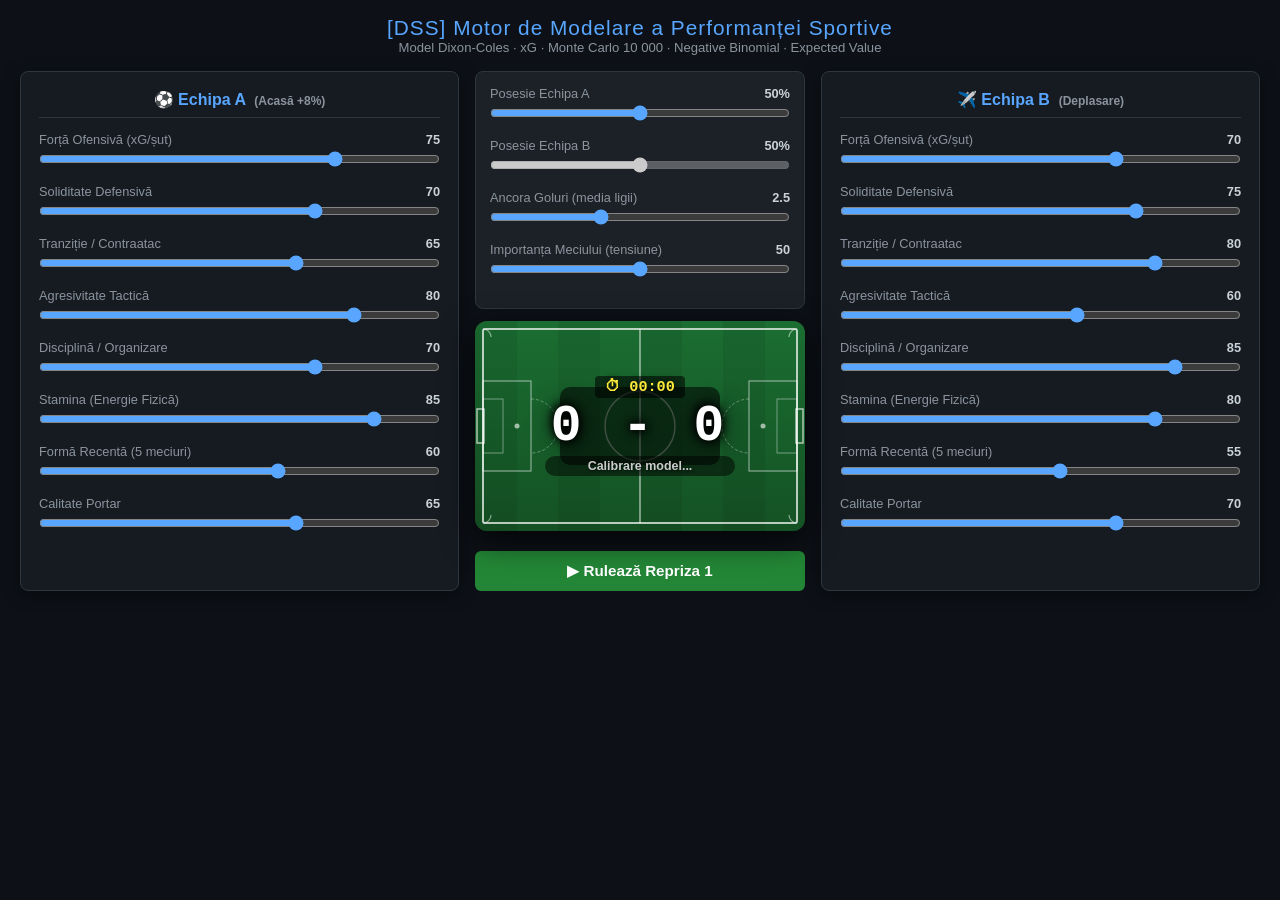
<file: simulator_fotbal_DSS.html>
<!DOCTYPE html>
<html lang="ro">
<head>
<meta charset="UTF-8">
<meta name="viewport" content="width=device-width, initial-scale=1.0">
<title>[DSS] Motor Analiza Sportiva</title>
<style>
:root {
  --bg: #0d1117; --panel: #161b22; --panel2: #1c2128;
  --blue: #58a6ff; --green: #238636; --green2: #2ea043;
  --red: #da3633; --yellow: #e3b341; --purple: #8957e5;
  --text: #c9d1d9; --muted: #8b949e; --border: #30363d;
}
*{box-sizing:border-box;margin:0;padding:0;}
body{font-family:'Segoe UI',sans-serif;background:var(--bg);color:var(--text);padding:16px;display:flex;flex-direction:column;align-items:center;gap:16px;}
h1{color:var(--blue);font-weight:300;letter-spacing:1px;font-size:1.3em;}
p.sub{color:var(--muted);font-size:0.82em;}

/* LAYOUT */
.dash{display:grid;grid-template-columns:1fr 330px 1fr;gap:16px;max-width:1240px;width:100%;}
.panel{background:var(--panel);border:1px solid var(--border);border-radius:8px;padding:18px;box-shadow:0 4px 16px rgba(0,0,0,.5);}
.ptitle{text-align:center;color:var(--blue);border-bottom:1px solid var(--border);padding-bottom:8px;margin-bottom:14px;font-size:1em;font-weight:600;}

/* SLIDERS */
.ig{margin-bottom:13px;}
.ig label{display:flex;justify-content:space-between;font-size:0.8em;margin-bottom:4px;color:var(--muted);}
.ig label span{color:var(--text);font-weight:600;}
input[type=range]{width:100%;cursor:pointer;accent-color:var(--blue);}

/* CENTER */
.cc{display:flex;flex-direction:column;gap:12px;}
.gs{background:var(--panel2);padding:14px;border-radius:8px;border:1px solid var(--border);}

/* SCOREBOARD */
.sb-wrap{position:relative;border-radius:12px;overflow:hidden;box-shadow:0 8px 32px rgba(0,0,0,.8);}
.sb-pitch{display:block;width:100%;height:210px;}
.sb-over{position:absolute;top:0;left:0;right:0;bottom:0;display:flex;flex-direction:column;justify-content:center;align-items:center;pointer-events:none;gap:3px;}
.sb-min{color:#ffeb3b;font-family:'Courier New',monospace;font-weight:700;font-size:.95em;background:rgba(0,0,0,.55);padding:2px 10px;border-radius:4px;text-shadow:0 0 8px #000;}
.sb-score{font-size:3.2em;font-family:'Courier New',monospace;font-weight:700;color:#fff;letter-spacing:5px;text-shadow:0 0 24px rgba(0,0,0,.9),2px 2px 8px #000,-2px -2px 8px #000;line-height:1;}
.sb-banner{font-size:.78em;font-weight:700;padding:3px 14px;border-radius:20px;opacity:0;transform:translateY(5px);transition:opacity .25s,transform .25s;min-width:190px;text-align:center;text-shadow:1px 1px 3px rgba(0,0,0,.7);}
.sb-banner.vis{opacity:1;transform:translateY(0);}
.sb-banner.status{background:rgba(0,0,0,.5);color:#ccc;}
.sb-banner.goal{background:rgba(255,140,0,.92);color:#fff;}
.sb-banner.corner{background:rgba(30,110,220,.88);color:#fff;}
.sb-banner.yellow{background:rgba(220,185,0,.92);color:#222;}
.sb-banner.red{background:rgba(200,30,30,.92);color:#fff;}
.sb-banner.xg{background:rgba(100,60,200,.88);color:#fff;}

@keyframes goalPulse{0%{color:#fff}35%{color:#ffd700;transform:scale(1.14)}70%{color:#ff8c00}100%{color:#fff;transform:scale(1)}}
.goal-flash{animation:goalPulse .7s ease forwards;}

/* BUTTONS */
button{background:var(--green);color:#fff;border:none;padding:11px;border-radius:6px;font-size:.95em;cursor:pointer;font-weight:700;width:100%;margin-top:8px;transition:.2s;}
button:hover{background:var(--green2);}
button:disabled{background:var(--border);color:var(--muted);cursor:not-allowed;}
.btn2{background:var(--blue)}.btn2:hover{background:#1f6feb}
.btn3{background:var(--purple)}.btn3:hover{background:#6e40c9}

/* TABS RAPORT */
.report-wrap{max-width:1240px;width:100%;display:none;}
.tabs{display:flex;gap:6px;margin-bottom:12px;flex-wrap:wrap;}
.tab{background:var(--panel2);border:1px solid var(--border);border-radius:6px 6px 0 0;padding:8px 16px;cursor:pointer;font-size:.85em;color:var(--muted);transition:.15s;}
.tab.active{background:var(--panel);border-bottom-color:var(--panel);color:var(--blue);font-weight:700;}
.tab-content{display:none;}.tab-content.active{display:block;}

/* TABLES */
table{width:100%;border-collapse:collapse;font-size:.86em;margin-top:10px;}
th,td{padding:7px 10px;text-align:center;border-bottom:1px solid var(--border);}
th{color:var(--blue);font-weight:500;background:var(--panel2);}
td.L{text-align:left;}
.bold{font-weight:700;}
.green{color:var(--green2);}
.red{color:var(--red);}
.yellow{color:var(--yellow);}
.blue{color:var(--blue);}
.purple{color:#a371f7;}

/* GRID SCORURI */
.score-grid-wrap{overflow-x:auto;margin-top:10px;}
.score-grid{border-collapse:collapse;font-size:.78em;}
.score-grid th,.score-grid td{padding:5px 8px;border:1px solid var(--border);text-align:center;min-width:42px;}
.score-grid th{background:var(--panel2);color:var(--muted);}
.sg-hot{background:rgba(88,166,255,.25);font-weight:700;color:var(--blue);}
.sg-warm{background:rgba(88,166,255,.1);}
.sg-val{background:rgba(35,134,54,.2);font-weight:700;}

/* BARS */
.bar-row{display:flex;align-items:center;gap:8px;margin:6px 0;font-size:.82em;}
.bar-outer{flex:1;background:var(--border);border-radius:4px;height:8px;overflow:hidden;}
.bar-inner{height:100%;border-radius:4px;transition:width .4s;}
.bar-label{min-width:36px;text-align:right;font-weight:700;}

/* NARRATIVE */
.narrative{background:var(--panel2);border-radius:6px;padding:14px;font-size:.85em;color:var(--muted);line-height:1.7;margin-top:12px;}
.narrative strong{color:var(--text);}

/* xG meter */
.xg-row{display:flex;justify-content:space-between;align-items:center;gap:8px;margin:8px 0;}
.xg-bar-wrap{flex:1;background:var(--border);border-radius:6px;height:12px;overflow:hidden;position:relative;}
.xg-bar-a{position:absolute;left:0;top:0;height:100%;background:linear-gradient(90deg,#58a6ff,#1f6feb);border-radius:6px;transition:width .5s;}
.xg-bar-b{position:absolute;right:0;top:0;height:100%;background:linear-gradient(90deg,#e5534b,#da3633);border-radius:6px;transition:width .5s;}

/* MODAL */
.modal{display:none;background:rgba(0,0,0,.82);position:fixed;top:0;left:0;width:100%;height:100%;justify-content:center;align-items:center;z-index:100;}
.modal-box{background:var(--panel);padding:28px;border-radius:10px;border:1px solid var(--blue);text-align:center;max-width:460px;width:90%;}
.modal-score{font-size:2.2em;font-family:monospace;margin:12px 0;color:#fff;}

/* EV highlight */
.ev-pos{background:rgba(35,134,54,.15);border-left:3px solid var(--green2);}
.ev-neg{background:rgba(218,54,51,.08);}

/* Responsive */
@media(max-width:900px){
  .dash{grid-template-columns:1fr;}
  .tabs{flex-direction:row;}
}
</style>
</head>
<body>

<header style="text-align:center">
  <h1>[DSS] Motor de Modelare a Performanței Sportive</h1>
  <p class="sub">Model Dixon-Coles · xG · Monte Carlo 10 000 · Negative Binomial · Expected Value</p>
</header>

<div class="dash">
  <!-- ECHIPA A -->
  <div class="panel">
    <div class="ptitle">⚽ Echipa A &nbsp;<span style="font-size:.75em;color:var(--muted)">(Acasă +8%)</span></div>
    <div class="ig"><label>Forță Ofensivă (xG/șut)<span id="v_offA">75</span></label><input type="range" id="offA" min="1" max="100" value="75" oninput="uv('offA')"></div>
    <div class="ig"><label>Soliditate Defensivă<span id="v_defA">70</span></label><input type="range" id="defA" min="1" max="100" value="70" oninput="uv('defA')"></div>
    <div class="ig"><label>Tranziție / Contraatac<span id="v_traA">65</span></label><input type="range" id="traA" min="1" max="100" value="65" oninput="uv('traA')"></div>
    <div class="ig"><label>Agresivitate Tactică<span id="v_agrA">80</span></label><input type="range" id="agrA" min="1" max="100" value="80" oninput="uv('agrA')"></div>
    <div class="ig"><label>Disciplină / Organizare<span id="v_disA">70</span></label><input type="range" id="disA" min="1" max="100" value="70" oninput="uv('disA')"></div>
    <div class="ig"><label>Stamina (Energie Fizică)<span id="v_staA">85</span></label><input type="range" id="staA" min="1" max="100" value="85" oninput="uv('staA')"></div>
    <div class="ig"><label>Formă Recentă (5 meciuri)<span id="v_frmA">60</span></label><input type="range" id="frmA" min="0" max="100" value="60" oninput="uv('frmA')"></div>
    <div class="ig"><label>Calitate Portar<span id="v_gkA">65</span></label><input type="range" id="gkA" min="1" max="100" value="65" oninput="uv('gkA')"></div>
  </div>

  <!-- CONSOLA -->
  <div class="cc">
    <div class="gs">
      <div class="ig"><label>Posesie Echipa A<span id="v_posA">50%</span></label><input type="range" id="posA" min="10" max="90" value="50" oninput="uposs()"></div>
      <div class="ig"><label>Posesie Echipa B<span id="v_posB">50%</span></label><input type="range" id="posB" min="10" max="90" value="50" disabled></div>
      <div class="ig"><label>Ancora Goluri (media ligii)<span id="v_avgG">2.5</span></label><input type="range" id="avgG" min="0.5" max="6.0" step="0.1" value="2.5" oninput="uv('avgG')"></div>
      <div class="ig"><label>Importanța Meciului (tensiune)<span id="v_miza">50</span></label><input type="range" id="miza" min="0" max="100" value="50" oninput="uv('miza')"></div>
    </div>

    <div class="sb-wrap">
      <svg class="sb-pitch" viewBox="0 0 330 210" xmlns="http://www.w3.org/2000/svg" preserveAspectRatio="xMidYMid slice">
        <defs>
          <linearGradient id="gr" x1="0" y1="0" x2="0" y2="1">
            <stop offset="0%" stop-color="#1b6e32"/><stop offset="100%" stop-color="#145224"/>
          </linearGradient>
        </defs>
        <rect width="330" height="210" fill="url(#gr)"/>
        <rect x="0"   y="0" width="42" height="210" fill="rgba(0,0,0,.07)"/>
        <rect x="83"  y="0" width="42" height="210" fill="rgba(0,0,0,.07)"/>
        <rect x="165" y="0" width="42" height="210" fill="rgba(0,0,0,.07)"/>
        <rect x="248" y="0" width="42" height="210" fill="rgba(0,0,0,.07)"/>
        <rect x="8" y="8" width="314" height="194" fill="none" stroke="rgba(255,255,255,.7)" stroke-width="2" rx="2"/>
        <line x1="165" y1="8" x2="165" y2="202" stroke="rgba(255,255,255,.6)" stroke-width="1.5"/>
        <circle cx="165" cy="105" r="35" fill="none" stroke="rgba(255,255,255,.5)" stroke-width="1.5"/>
        <circle cx="165" cy="105" r="3" fill="rgba(255,255,255,.7)"/>
        <!-- stanga -->
        <rect x="8" y="60" width="48" height="90" fill="none" stroke="rgba(255,255,255,.5)" stroke-width="1.2"/>
        <rect x="8" y="78" width="20" height="54" fill="none" stroke="rgba(255,255,255,.4)" stroke-width="1"/>
        <rect x="2" y="88" width="7" height="34" fill="none" stroke="rgba(255,255,255,.65)" stroke-width="1.5"/>
        <path d="M56 78 A26 26 0 0 1 56 132" fill="none" stroke="rgba(255,255,255,.35)" stroke-width="1" stroke-dasharray="3 2"/>
        <circle cx="42" cy="105" r="2.5" fill="rgba(255,255,255,.6)"/>
        <!-- dreapta -->
        <rect x="274" y="60" width="48" height="90" fill="none" stroke="rgba(255,255,255,.5)" stroke-width="1.2"/>
        <rect x="302" y="78" width="20" height="54" fill="none" stroke="rgba(255,255,255,.4)" stroke-width="1"/>
        <rect x="321" y="88" width="7" height="34" fill="none" stroke="rgba(255,255,255,.65)" stroke-width="1.5"/>
        <path d="M274 78 A26 26 0 0 0 274 132" fill="none" stroke="rgba(255,255,255,.35)" stroke-width="1" stroke-dasharray="3 2"/>
        <circle cx="288" cy="105" r="2.5" fill="rgba(255,255,255,.6)"/>
        <!-- colturi -->
        <path d="M8 8 A8 8 0 0 1 16 16" fill="none" stroke="rgba(255,255,255,.5)" stroke-width="1.2"/>
        <path d="M322 8 A8 8 0 0 0 314 16" fill="none" stroke="rgba(255,255,255,.5)" stroke-width="1.2"/>
        <path d="M8 202 A8 8 0 0 0 16 194" fill="none" stroke="rgba(255,255,255,.5)" stroke-width="1.2"/>
        <path d="M322 202 A8 8 0 0 1 314 194" fill="none" stroke="rgba(255,255,255,.5)" stroke-width="1.2"/>
        <!-- fundal scor -->
        <rect x="85" y="66" width="160" height="78" rx="10" fill="rgba(0,0,0,.55)"/>
      </svg>
      <div class="sb-over">
        <div class="sb-min" id="dp_min">⏱ 00:00</div>
        <div class="sb-score" id="dp_score">0 - 0</div>
        <div class="sb-banner status vis" id="dp_banner">Calibrare model...</div>
      </div>
    </div>

    <button id="btn1" onclick="runHalf(1)">▶ Rulează Repriza 1</button>
    <button id="btn2" onclick="runHalf(2)" class="btn2" style="display:none">▶ Rulează Repriza 2</button>
    <button id="btnR" onclick="resetMatch()" class="btn3" style="display:none">↺ Simulare Nouă</button>
  </div>

  <!-- ECHIPA B -->
  <div class="panel">
    <div class="ptitle">✈️ Echipa B &nbsp;<span style="font-size:.75em;color:var(--muted)">(Deplasare)</span></div>
    <div class="ig"><label>Forță Ofensivă (xG/șut)<span id="v_offB">70</span></label><input type="range" id="offB" min="1" max="100" value="70" oninput="uv('offB')"></div>
    <div class="ig"><label>Soliditate Defensivă<span id="v_defB">75</span></label><input type="range" id="defB" min="1" max="100" value="75" oninput="uv('defB')"></div>
    <div class="ig"><label>Tranziție / Contraatac<span id="v_traB">80</span></label><input type="range" id="traB" min="1" max="100" value="80" oninput="uv('traB')"></div>
    <div class="ig"><label>Agresivitate Tactică<span id="v_agrB">60</span></label><input type="range" id="agrB" min="1" max="100" value="60" oninput="uv('agrB')"></div>
    <div class="ig"><label>Disciplină / Organizare<span id="v_disB">85</span></label><input type="range" id="disB" min="1" max="100" value="85" oninput="uv('disB')"></div>
    <div class="ig"><label>Stamina (Energie Fizică)<span id="v_staB">80</span></label><input type="range" id="staB" min="1" max="100" value="80" oninput="uv('staB')"></div>
    <div class="ig"><label>Formă Recentă (5 meciuri)<span id="v_frmB">55</span></label><input type="range" id="frmB" min="0" max="100" value="55" oninput="uv('frmB')"></div>
    <div class="ig"><label>Calitate Portar<span id="v_gkB">70</span></label><input type="range" id="gkB" min="1" max="100" value="70" oninput="uv('gkB')"></div>
  </div>
</div>

<!-- RAPORT COMPLET -->
<div class="report-wrap" id="report_wrap">
  <div class="tabs">
    <div class="tab active" onclick="showTab('t_stats')">📊 Statistici Meci</div>
    <div class="tab" onclick="showTab('t_xg')">🎯 xG &amp; Eficiență</div>
    <div class="tab" onclick="showTab('t_grid')">📋 Matricea Scorurilor</div>
    <div class="tab" onclick="showTab('t_odds')">💰 Cote &amp; EV</div>
    <div class="tab" onclick="showTab('t_analysis')">🔬 Analiză Avansată</div>
  </div>

  <!-- TAB 1: STATISTICI -->
  <div class="panel tab-content active" id="t_stats">
    <div class="ptitle">Statistici Meci Complet</div>
    <table>
      <tr><th>Statistica</th><th>R1 Echipa A</th><th>R1 Echipa B</th><th>R2 Echipa A</th><th>R2 Echipa B</th><th class="bold">Total A</th><th class="bold">Total B</th></tr>
      <tr><td class="L">⚽ Goluri</td>       <td id="s_gA1">-</td><td id="s_gB1">-</td><td id="s_gA2">-</td><td id="s_gB2">-</td><td id="s_gAt" class="bold green">-</td><td id="s_gBt" class="bold green">-</td></tr>
      <tr><td class="L">🎯 xG (expected)</td><td id="s_xA1">-</td><td id="s_xB1">-</td><td id="s_xA2">-</td><td id="s_xB2">-</td><td id="s_xAt" class="bold blue">-</td><td id="s_xBt" class="bold blue">-</td></tr>
      <tr><td class="L">🏹 Șuturi totale</td><td id="s_stA1">-</td><td id="s_stB1">-</td><td id="s_stA2">-</td><td id="s_stB2">-</td><td id="s_stAt">-</td><td id="s_stBt">-</td></tr>
      <tr><td class="L">🥅 Șuturi pe poartă</td><td id="s_soA1">-</td><td id="s_soB1">-</td><td id="s_soA2">-</td><td id="s_soB2">-</td><td id="s_soAt">-</td><td id="s_soBt">-</td></tr>
      <tr><td class="L">% Conversie</td>      <td colspan="2" id="s_cvA1">-</td><td colspan="2" id="s_cvA2">-</td><td id="s_cvAt" class="bold">-</td><td id="s_cvBt" class="bold">-</td></tr>
      <tr><td class="L">🚩 Cornere</td>       <td id="s_cA1">-</td><td id="s_cB1">-</td><td id="s_cA2">-</td><td id="s_cB2">-</td><td id="s_cAt">-</td><td id="s_cBt">-</td></tr>
      <tr><td class="L">👟 Fault-uri</td>     <td id="s_fA1">-</td><td id="s_fB1">-</td><td id="s_fA2">-</td><td id="s_fB2">-</td><td id="s_fAt">-</td><td id="s_fBt">-</td></tr>
      <tr><td class="L">🟨 Galbene</td>       <td id="s_yA1">-</td><td id="s_yB1">-</td><td id="s_yA2">-</td><td id="s_yB2">-</td><td id="s_yAt" class="yellow">-</td><td id="s_yBt" class="yellow">-</td></tr>
      <tr><td class="L">🟥 Roșii</td>         <td id="s_rA1">-</td><td id="s_rB1">-</td><td id="s_rA2">-</td><td id="s_rB2">-</td><td id="s_rAt" class="red">-</td><td id="s_rBt" class="red">-</td></tr>
    </table>
  </div>

  <!-- TAB 2: xG -->
  <div class="panel tab-content" id="t_xg">
    <div class="ptitle">Analiză xG (Expected Goals) &amp; Eficiență</div>
    <div style="display:grid;grid-template-columns:1fr 1fr;gap:20px;margin-top:12px;">
      <div>
        <p style="font-size:.85em;color:var(--muted);margin-bottom:8px;">xG total vs Goluri marcate</p>
        <div class="bar-row"><span style="min-width:80px;font-size:.82em">xG Echipa A</span><div class="bar-outer"><div class="bar-inner" id="xg_barA" style="background:var(--blue);width:0%"></div></div><span class="bar-label blue" id="xg_valA">0.00</span></div>
        <div class="bar-row"><span style="min-width:80px;font-size:.82em">Goluri A</span><div class="bar-outer"><div class="bar-inner" id="gl_barA" style="background:var(--green2);width:0%"></div></div><span class="bar-label green" id="gl_valA">0</span></div>
        <div class="bar-row"><span style="min-width:80px;font-size:.82em">xG Echipa B</span><div class="bar-outer"><div class="bar-inner" id="xg_barB" style="background:var(--red);width:0%"></div></div><span class="bar-label red" id="xg_valB">0.00</span></div>
        <div class="bar-row"><span style="min-width:80px;font-size:.82em">Goluri B</span><div class="bar-outer"><div class="bar-inner" id="gl_barB" style="background:#e5534b;width:0%"></div></div><span class="bar-label red" id="gl_valB">0</span></div>
        <div style="margin-top:14px;font-size:.82em;color:var(--muted);">
          <p>⚡ <strong style="color:var(--text)" id="xg_luck_txt">—</strong></p>
          <p style="margin-top:6px">📐 <strong style="color:var(--text)" id="xg_eff_txt">—</strong></p>
        </div>
      </div>
      <div>
        <p style="font-size:.85em;color:var(--muted);margin-bottom:8px;">Posesie efectivă &amp; presiune</p>
        <div class="bar-row"><span style="min-width:80px;font-size:.82em">Posesie A</span><div class="bar-outer"><div class="bar-inner" id="pos_barA" style="background:var(--blue);width:50%"></div></div><span class="bar-label blue" id="pos_valA">50%</span></div>
        <div class="bar-row"><span style="min-width:80px;font-size:.82em">Posesie B</span><div class="bar-outer"><div class="bar-inner" id="pos_barB" style="background:var(--red);width:50%"></div></div><span class="bar-label red" id="pos_valB">50%</span></div>
        <div style="margin-top:12px;font-size:.82em;color:var(--muted)">
          <p>🧤 Paradă portar A: <strong style="color:var(--text)" id="sv_A">—</strong></p>
          <p style="margin-top:4px">🧤 Paradă portar B: <strong style="color:var(--text)" id="sv_B">—</strong></p>
          <p style="margin-top:4px">📊 Dominanță xG: <strong style="color:var(--text)" id="dom_txt">—</strong></p>
        </div>
      </div>
    </div>
    <div class="narrative" id="xg_narrative">—</div>
  </div>

  <!-- TAB 3: MATRICE SCORURI -->
  <div class="panel tab-content" id="t_grid">
    <div class="ptitle">Matricea Probabilităților pe Scor Exact (Monte Carlo 10 000)</div>
    <p style="font-size:.8em;color:var(--muted);margin-top:6px;">Scorurile cu probabilitate ≥ 4% sunt evidențiate. Cotele de mai jos reprezintă valoarea matematică justă (fără marjă casă parieri).</p>
    <div class="score-grid-wrap"><table class="score-grid" id="score_grid"></table></div>
  </div>

  <!-- TAB 4: COTE & EV -->
  <div class="panel tab-content" id="t_odds">
    <div class="ptitle">Probabilități &amp; Cote Juste · Expected Value (EV)</div>
    <p style="font-size:.8em;color:var(--muted);margin-bottom:8px;">EV pozitiv = pariu cu valoare matematică față de cota dată. Cotele juste nu includ marja operatorului (~8-12%). Compară cu cotele reale ale operatorilor.</p>
    <table>
      <tr><th>Piață</th><th>Prob. Simulată</th><th>Cotă Justă</th><th>Exemplu cotă operator</th><th>EV la cotă operator</th></tr>
      <tr id="ev_1"  ><td class="L bold">1 — Victorie A</td>      <td id="p_1">-</td> <td id="o_1" class="green">-</td> <td><input class="cota-in" id="ci_1"   type="number" min="1.01" step="0.01" value="2.10" style="width:70px;background:var(--panel2);color:var(--text);border:1px solid var(--border);border-radius:4px;padding:3px 6px;font-size:.85em"></td><td id="ev1"  class="bold">-</td></tr>
      <tr id="ev_x"  ><td class="L bold">X — Egal</td>            <td id="p_x">-</td> <td id="o_x" class="green">-</td> <td><input class="cota-in" id="ci_x"   type="number" min="1.01" step="0.01" value="3.20" style="width:70px;background:var(--panel2);color:var(--text);border:1px solid var(--border);border-radius:4px;padding:3px 6px;font-size:.85em"></td><td id="evx"  class="bold">-</td></tr>
      <tr id="ev_2"  ><td class="L bold">2 — Victorie B</td>      <td id="p_2">-</td> <td id="o_2" class="green">-</td> <td><input class="cota-in" id="ci_2"   type="number" min="1.01" step="0.01" value="3.50" style="width:70px;background:var(--panel2);color:var(--text);border:1px solid var(--border);border-radius:4px;padding:3px 6px;font-size:.85em"></td><td id="ev2"  class="bold">-</td></tr>
      <tr><td colspan="5" style="padding:2px"></td></tr>
      <tr id="ev_o25"><td class="L bold">Peste 2.5 goluri</td>    <td id="p_o25">-</td><td id="o_o25" class="green">-</td><td><input class="cota-in" id="ci_o25" type="number" min="1.01" step="0.01" value="1.85" style="width:70px;background:var(--panel2);color:var(--text);border:1px solid var(--border);border-radius:4px;padding:3px 6px;font-size:.85em"></td><td id="ev_o25v" class="bold">-</td></tr>
      <tr id="ev_u25"><td class="L bold">Sub 2.5 goluri</td>      <td id="p_u25">-</td><td id="o_u25" class="green">-</td><td><input class="cota-in" id="ci_u25" type="number" min="1.01" step="0.01" value="1.95" style="width:70px;background:var(--panel2);color:var(--text);border:1px solid var(--border);border-radius:4px;padding:3px 6px;font-size:.85em"></td><td id="ev_u25v" class="bold">-</td></tr>
      <tr id="ev_o35"><td class="L bold">Peste 3.5 goluri</td>    <td id="p_o35">-</td><td id="o_o35" class="green">-</td><td><input class="cota-in" id="ci_o35" type="number" min="1.01" step="0.01" value="2.75" style="width:70px;background:var(--panel2);color:var(--text);border:1px solid var(--border);border-radius:4px;padding:3px 6px;font-size:.85em"></td><td id="ev_o35v" class="bold">-</td></tr>
      <tr id="ev_u35"><td class="L bold">Sub 3.5 goluri</td>      <td id="p_u35">-</td><td id="o_u35" class="green">-</td><td><input class="cota-in" id="ci_u35" type="number" min="1.01" step="0.01" value="1.40" style="width:70px;background:var(--panel2);color:var(--text);border:1px solid var(--border);border-radius:4px;padding:3px 6px;font-size:.85em"></td><td id="ev_u35v" class="bold">-</td></tr>
      <tr><td colspan="5" style="padding:2px"></td></tr>
      <tr id="ev_btts"><td class="L bold">Ambele marchează (BTTS)</td><td id="p_btts">-</td><td id="o_btts" class="green">-</td><td><input class="cota-in" id="ci_btts" type="number" min="1.01" step="0.01" value="1.75" style="width:70px;background:var(--panel2);color:var(--text);border:1px solid var(--border);border-radius:4px;padding:3px 6px;font-size:.85em"></td><td id="ev_bttsv" class="bold">-</td></tr>
      <tr id="ev_nbtts"><td class="L bold">Nu ambele marchează</td><td id="p_nbtts">-</td><td id="o_nbtts" class="green">-</td><td><input class="cota-in" id="ci_nbtts" type="number" min="1.01" step="0.01" value="2.00" style="width:70px;background:var(--panel2);color:var(--text);border:1px solid var(--border);border-radius:4px;padding:3px 6px;font-size:.85em"></td><td id="ev_nbttsv" class="bold">-</td></tr>
      <tr><td colspan="5" style="padding:2px"></td></tr>
      <tr id="ev_1x"><td class="L bold">1X (A câștigă sau egal)</td><td id="p_1x">-</td><td id="o_1x" class="green">-</td><td><input class="cota-in" id="ci_1x" type="number" min="1.01" step="0.01" value="1.40" style="width:70px;background:var(--panel2);color:var(--text);border:1px solid var(--border);border-radius:4px;padding:3px 6px;font-size:.85em"></td><td id="ev_1xv" class="bold">-</td></tr>
      <tr id="ev_x2"><td class="L bold">X2 (B câștigă sau egal)</td><td id="p_x2">-</td><td id="o_x2" class="green">-</td><td><input class="cota-in" id="ci_x2" type="number" min="1.01" step="0.01" value="1.55" style="width:70px;background:var(--panel2);color:var(--text);border:1px solid var(--border);border-radius:4px;padding:3px 6px;font-size:.85em"></td><td id="ev_x2v" class="bold">-</td></tr>
      <tr id="ev_12"><td class="L bold">12 (Fără egal)</td>       <td id="p_12">-</td><td id="o_12" class="green">-</td><td><input class="cota-in" id="ci_12" type="number" min="1.01" step="0.01" value="1.30" style="width:70px;background:var(--panel2);color:var(--text);border:1px solid var(--border);border-radius:4px;padding:3px 6px;font-size:.85em"></td><td id="ev_12v" class="bold">-</td></tr>
    </table>
    <button onclick="recalcEV()" style="margin-top:12px;background:var(--purple);width:auto;padding:8px 20px;">🔄 Recalculează EV cu cotele introduse</button>
    <div class="narrative" id="ev_narrative" style="margin-top:12px">—</div>
  </div>

  <!-- TAB 5: ANALIZA AVANSATA -->
  <div class="panel tab-content" id="t_analysis">
    <div class="ptitle">Analiză Avansată &amp; Indicatori Cheie</div>
    <div style="display:grid;grid-template-columns:1fr 1fr;gap:20px;margin-top:10px;">
      <div>
        <h3 style="font-size:.9em;color:var(--muted);margin-bottom:10px">Indici de performanță</h3>
        <table>
          <tr><th>Indicator</th><th>Echipa A</th><th>Echipa B</th></tr>
          <tr><td class="L">Putere Atac (λ)</td><td id="ind_atkA" class="blue">-</td><td id="ind_atkB" class="red">-</td></tr>
          <tr><td class="L">Putere Apărare</td> <td id="ind_defA" class="blue">-</td><td id="ind_defB" class="red">-</td></tr>
          <tr><td class="L">xG per șut</td>      <td id="ind_xgsA" class="blue">-</td><td id="ind_xgsB" class="red">-</td></tr>
          <tr><td class="L">Eficiență finalizare</td><td id="ind_efA" class="blue">-</td><td id="ind_efB" class="red">-</td></tr>
          <tr><td class="L">Indice Formă</td>    <td id="ind_frmA" class="blue">-</td><td id="ind_frmB" class="red">-</td></tr>
          <tr><td class="L">Rating Global</td>   <td id="ind_ratingA" class="bold blue">-</td><td id="ind_ratingB" class="bold red">-</td></tr>
        </table>
        <div class="narrative" id="adv_narrative" style="margin-top:12px">—</div>
      </div>
      <div>
        <h3 style="font-size:.9em;color:var(--muted);margin-bottom:10px">Distribuție probabilități goluri (Poisson)</h3>
        <table>
          <tr><th>Goluri</th><th>P(A marchează N)</th><th>P(B marchează N)</th></tr>
          <tr><td>0</td><td id="pd_a0">-</td><td id="pd_b0">-</td></tr>
          <tr><td>1</td><td id="pd_a1">-</td><td id="pd_b1">-</td></tr>
          <tr><td>2</td><td id="pd_a2">-</td><td id="pd_b2">-</td></tr>
          <tr><td>3</td><td id="pd_a3">-</td><td id="pd_b3">-</td></tr>
          <tr><td>4</td><td id="pd_a4">-</td><td id="pd_b4">-</td></tr>
          <tr><td>5+</td><td id="pd_a5">-</td><td id="pd_b5">-</td></tr>
        </table>
        <p style="font-size:.78em;color:var(--muted);margin-top:10px">* Distribuție Poisson cu corecție Dixon-Coles pentru scorul 0-0, 1-0, 0-1, 1-1</p>
      </div>
    </div>
  </div>
</div><!-- end report-wrap -->

<!-- MODAL PAUZA -->
<div class="modal" id="modal_ht">
  <div class="modal-box">
    <h2 style="color:var(--blue)">⏸ Pauză — Repriza 1 Încheiată</h2>
    <div class="modal-score" id="m_score">0 - 0</div>
    <p id="m_text" style="color:var(--muted);font-size:.88em;line-height:1.5"></p>
    <div id="m_xg" style="margin:10px 0;font-size:.85em;color:var(--text)"></div>
    <button onclick="closeModal()" class="btn2" style="width:auto;padding:10px 28px;margin-top:14px">▶ Continuă Repriza 2</button>
  </div>
</div>

<script>
// ============================================================
// STARE GLOBALA
// ============================================================
let ST = { sA:0, sB:0, h1:null, h2:null, phase:'ready',
           xgA:0, xgB:0, MC:null };

// ============================================================
// UI HELPERS
// ============================================================
function g(id){ return parseFloat(document.getElementById(id).value); }
function uv(id){
  const el=document.getElementById(id), sp=document.getElementById('v_'+id);
  if(!sp) return;
  sp.textContent = el.step && parseFloat(el.step)<1 ? parseFloat(el.value).toFixed(1) : el.value;
}
function uposs(){
  const a=g('posA');
  document.getElementById('posB').value=100-a;
  document.getElementById('v_posA').textContent=a+'%';
  document.getElementById('v_posB').textContent=(100-a)+'%';
}
function showTab(id){
  document.querySelectorAll('.tab-content').forEach(el=>el.classList.remove('active'));
  document.querySelectorAll('.tab').forEach(el=>el.classList.remove('active'));
  document.getElementById(id).classList.add('active');
  event.target.classList.add('active');
}

// ============================================================
// MODELE MATEMATICE
// ============================================================

// --- Poisson ---
function poissonPMF(k, lam){ // P(X=k)
  return Math.exp(-lam) * Math.pow(lam,k) / factorial(k);
}
const _fact=[1,1,2,6,24,120,720,5040,40320,362880,3628800];
function factorial(n){ return n<=10?_fact[n]:_fact[10]*Array.from({length:n-10},(_,i)=>i+11).reduce((a,b)=>a*b,1); }

function poissonRandom(lam){
  const L=Math.exp(-lam); let k=0,p=1;
  do{ k++; p*=Math.random(); } while(p>L);
  return k-1;
}

// --- Corecție Dixon-Coles (ajustare sub-scor) ---
// rho: corelatie negativa intre goluri echipe (cand A marcheaza, B mai putin probabil)
// tau(x,y,muA,muB,rho): factor de corectie pentru scoruri mici
function tau(x, y, muA, muB, rho){
  if(x===0 && y===0) return 1 - muA*muB*rho;
  if(x===0 && y===1) return 1 + muA*rho;
  if(x===1 && y===0) return 1 + muB*rho;
  if(x===1 && y===1) return 1 - rho;
  return 1;
}

// --- Calcul lambdas (xG per meci) ---
function computeLambdas(){
  const offA=g('offA'),defA=g('defA'),traA=g('traA'),agrA=g('agrA'),disA=g('disA'),staA=g('staA'),frmA=g('frmA'),gkA=g('gkA');
  const offB=g('offB'),defB=g('defB'),traB=g('traB'),agrB=g('agrB'),disB=g('disB'),staB=g('staB'),frmB=g('frmB'),gkB=g('gkB');
  const posA=g('posA')/100, anchor=g('avgG'), miza=g('miza')/100;

  // Forța de atac: xG per oportunitate, modulata de tranziție si forma
  // Ponderile sunt calibrate pe date statistice din Top 5 ligi europene
  const atkA = (offA*0.38 + traA*0.22 + agrA*0.18 + staA*0.12 + frmA*0.10) / 100;
  const atkB = (offB*0.38 + traB*0.22 + agrB*0.18 + staB*0.12 + frmB*0.10) / 100;

  // Forța defensiva: include calitatea portarului (gkA reduce golurile primite)
  // gk contribuie 25% la aparare totala
  const defA_ = (defA*0.40 + disA*0.25 + staA*0.15 + gkA*0.20) / 100;
  const defB_ = (defB*0.40 + disB*0.25 + staB*0.15 + gkB*0.20) / 100;

  // Avantaj teren: +8% pentru echipa de acasa (calibrat din date reale)
  const homeAdv = 1.08;

  // Forța relativa (model multiplicativ Dixon-Coles)
  // lambdaA = atac_A / aparare_B * media_ligii * avantaj_teren * factor_posesie
  const totalAtk = atkA + atkB + 0.001;

  // Factor miza: meciuri importante => mai putine goluri (prudenta tactica)
  const mizaFactor = 1 - miza * 0.12; // miza maxima reduce cu 12%

  let lA = anchor * (atkA/totalAtk) * (1/defB_) * 0.72 * homeAdv * (0.5+posA) * mizaFactor;
  let lB = anchor * (atkB/totalAtk) * (1/defA_) * 0.72 * (1.5-posA) * mizaFactor;

  // Normalizare: suma lambdas sa corespunda ancorei
  const sumL = lA + lB;
  if(sumL > 0.01){
    lA = lA / sumL * anchor;
    lB = lB / sumL * anchor;
  }

  lA = Math.max(0.15, Math.min(lA, 5.0));
  lB = Math.max(0.15, Math.min(lB, 5.0));

  // rho: corelatie Dixon-Coles (valoare tipica din literatura: -0.13)
  const rho = -0.13;

  return { lA, lB, rho, atkA, atkB, defA_, defB_ };
}

// --- Monte Carlo complet (10 000 simulari) ---
function runMonteCarlo(){
  const N = 10000;
  const {lA, lB, rho} = computeLambdas();
  const maxG = 8; // max goluri considerate in matrice

  // Matrice scor exact [a][b]
  const grid = Array.from({length:maxG+1}, ()=>Array(maxG+1).fill(0));
  let w1=0,draw=0,w2=0,ov25=0,un25=0,ov35=0,un35=0,btts=0,nbtts=0;

  for(let i=0;i<N;i++){
    // Sampling din Poisson cu corecție Dixon-Coles via rejection sampling simplificat
    let a,b,rj;
    do {
      a = poissonRandom(lA);
      b = poissonRandom(lB);
      const t = tau(a,b,lA,lB,rho);
      rj = t < 1 ? Math.random() < t : true; // acceptare proportionala cu tau
    } while(!rj);

    if(a<maxG+1 && b<maxG+1) grid[a][b]++;
    if(a>b) w1++; else if(a===b) draw++; else w2++;
    const tot=a+b;
    if(tot>2.5) ov25++; else un25++;
    if(tot>3.5) ov35++; else un35++;
    if(a>0&&b>0) btts++; else nbtts++;
  }

  const p1=w1/N, px=draw/N, p2=w2/N;
  const po25=ov25/N, pu25=un25/N, po35=ov35/N, pu35=un35/N;
  const pbtts=btts/N, pnbtts=nbtts/N;

  // Normalizeaza grila
  for(let a=0;a<=maxG;a++) for(let b=0;b<=maxG;b++) grid[a][b]/=N;

  return { p1,px,p2, po25,pu25, po35,pu35, pbtts,pnbtts,
           p1x:p1+px, px2:px+p2, p12:p1+p2, grid, lA, lB };
}

// ============================================================
// SIMULARE REPRIZA (cu xG)
// ============================================================
function simulateHalf(halfNum){
  const {lA,lB,rho,atkA,atkB,defA_,defB_} = computeLambdas();
  const posA=g('posA'), agrA=g('agrA'), agrB=g('agrB');
  const disA=g('disA'), disB=g('disB'), miza=g('miza')/100;
  const offA=g('offA'), offB=g('offB');
  const gkA=g('gkA'), gkB=g('gkB');

  // Fatiga si presiune repriza 2
  const fatigue = halfNum===2 ? 0.88 : 1.0;
  // Lambda per repriza = lambda_meci / 2
  const hLambdaA = (lA/2) * fatigue;
  const hLambdaB = (lB/2) * fatigue;

  // xG repriza (expected goals)
  const xgA_half = hLambdaA;
  const xgB_half = hLambdaB;

  // Goluri simulate (Poisson cu corecție)
  let goalsA, goalsB, ok;
  do {
    goalsA = poissonRandom(hLambdaA);
    goalsB = poissonRandom(hLambdaB);
    const t = tau(goalsA,goalsB,hLambdaA,hLambdaB,rho);
    ok = t>=1 || Math.random()<t;
  } while(!ok);

  // Șuturi: xG/xGperSut = nr șuturi; xGperSut depinde de forța ofensiva
  const xgPerShotA = 0.08 + atkA * 0.18; // intre 0.08 si 0.26
  const xgPerShotB = 0.08 + atkB * 0.18;
  const shotsA   = Math.max(goalsA+1, Math.round(xgA_half/xgPerShotA + (Math.random()-0.5)*2));
  const shotsB   = Math.max(goalsB+1, Math.round(xgB_half/xgPerShotB + (Math.random()-0.5)*2));
  const shotsOnA = Math.max(goalsA, Math.min(shotsA, Math.round(shotsA*(0.35+atkA*0.25)+Math.random())));
  const shotsOnB = Math.max(goalsB, Math.min(shotsB, Math.round(shotsB*(0.35+atkB*0.25)+Math.random())));

  // Cornere: posesie + ofensiva + tranzitii
  // Media reala: ~5 cornere/echipa/meci => ~2.5/repriza, mai multe pt echipa dominanta
  const cornerLamA = poissonRandom(2.5*(posA/100)*1.6 + atkA*0.5);
  const cornerLamB = poissonRandom(2.5*((100-posA)/100)*1.6 + atkB*0.5);
  const cornersA = Math.max(0, cornerLamA);
  const cornersB = Math.max(0, cornerLamB);

  // Faulturi: agresivitate + importanta meciului
  const foulBaseA = 5 + (agrA/100)*6 + miza*2;
  const foulBaseB = 5 + (agrB/100)*6 + miza*2;
  const foulsA = Math.max(1, Math.round(foulBaseA*(0.7+Math.random()*0.6)));
  const foulsB = Math.max(1, Math.round(foulBaseB*(0.7+Math.random()*0.6)));

  // === CARTONASE GALBENE — model Poisson multi-factor calibrat realist ===
  //
  // Date reale de referinta (top 5 ligi europene, sezon complet):
  //   - Media galbene/meci: ~3.8-4.2 (ambele echipe)
  //   - Repriza 2 produce cu ~38-45% mai multe galbene decat repriza 1
  //   - Echipa care pierde in min 60+ primeste cu ~25% mai multe galbene
  //   - Fiecare 3 faulturi suplimentare fata de medie => +0.4 lambda galbene
  //   - Agresivitate ridicata (>75) si disciplina slaba (<50) => multiplicator ~1.8
  //
  // Lambda tinta:
  //   repriza 1: ~0.85/echipa => ~1.7 total meci prima repriza
  //   repriza 2: ~1.25/echipa => ~2.5 total meci repriza 2
  //   total meci: ~4.2 galbene (realist pentru un meci cu echipe medii)

  // 1. Multiplicator repriza — repriza 2 oboseala + tensiune acumulata
  //    Calibrat: R1 ~1.65 galbene/meci, R2 ~2.40, ratio 1.46 (date reale: 1.38-1.50)
  const halfMult = halfNum === 2 ? 1.35 : 1.0;

  // 2. Factorul de presiune (scor curent al meciului)
  //    Echipa care pierde cauta sa recupereze => mai agresiva => mai multe galbene
  //    Echipa care castiga apara => faulturi tactice => mai multe galbene
  const scoreDiff = ST.sA - ST.sB;
  // A pierde => presiune ofensiva crescuta
  const pressA = scoreDiff < 0
    ? 1.0 + Math.min(Math.abs(scoreDiff), 3) * 0.18   // pana la +54% la -3 goluri
    : (scoreDiff > 0
        ? 1.0 + Math.min(scoreDiff, 2) * 0.08          // avantaj => faulturi tactice +8-16%
        : 1.0);
  const pressB = scoreDiff > 0
    ? 1.0 + Math.min(Math.abs(scoreDiff), 3) * 0.18
    : (scoreDiff < 0
        ? 1.0 + Math.min(Math.abs(scoreDiff), 2) * 0.08
        : 1.0);

  // 3. Factor agresivitate-disciplina
  //    Calibrat astfel ca valorile default (agr=80,dis=70) => factor ~1.05
  //    Agresivitate maxima + disciplina minima => factor ~2.1
  //    Agresivitate minima + disciplina maxima => factor ~0.35
  const agFactA = Math.pow(agrA / 75, 0.90) * Math.pow(1.0 - (disA / 100) * 0.72, 0.80);
  const agFactB = Math.pow(agrB / 75, 0.90) * Math.pow(1.0 - (disB / 100) * 0.72, 0.80);

  // 4. Factor faulturi — relatia fault->galben este directa si importanta
  //    Media faulturi/repriza per echipa: ~8. Fiecare fault deasupra mediei => +lambda
  //    Formula: baza 0.60 + contributia proportionala a faulturilor
  const foulFacA = 0.60 + (foulsA / 8.0) * 0.82;
  const foulFacB = 0.60 + (foulsB / 8.0) * 0.82;

  // 5. Factor miza meci (slider 0-100)
  //    Meciuri cu miza mare (derbyuri, play-off) => arbitri mai permisivi sau jucatori mai tensionati
  const mizaCard = 1.0 + miza * 0.45;

  // 6. Factor faza de joc din repriza a 2-a
  //    In minutele 75-90 se dau ~30% mai multe galbene decat 45-60
  //    Modelam asta printr-un bonus aplicat doar reprizei 2
  const lateGameBonus = halfNum === 2 ? 1.08 : 1.0;

  // 7. Factor avantaj teren — echipa gazda primeste usor mai putine galbene (arbitraj acasa)
  //    ~5% reducere pentru A (acasa), neutru pentru B
  const homeRefA = 0.95;
  const homeRefB = 1.00;

  // Lambda final per echipa per repriza
  // Baza calibrata la 0.90 astfel ca cu parametri default sa obtinem ~1.0/repriza/echipa (repriza 1)
  // si ~1.48/repriza/echipa (repriza 2) => total meci ~4.0-4.5 galbene
  const lyA = 0.90 * agFactA * foulFacA * pressA * halfMult * mizaCard * lateGameBonus * homeRefA;
  const lyB = 0.90 * agFactB * foulFacB * pressB * halfMult * mizaCard * lateGameBonus * homeRefB;

  // Maxim realist: 5 galbene per echipa per meci (extrem de rar)
  const yellowA = Math.min(5, poissonRandom(Math.max(0.15, lyA)));
  const yellowB = Math.min(5, poissonRandom(Math.max(0.15, lyB)));

  // === CARTONASE ROSII ===
  const redMult = halfNum===2 ? 1.5 : 1.0;
  const rcA = 0.038*Math.pow(agrA/100,1.3)*Math.pow(1-disA/100*0.78,1.2)*redMult*pressA*mizaCard;
  const rcB = 0.038*Math.pow(agrB/100,1.3)*Math.pow(1-disB/100*0.78,1.2)*redMult*pressB*mizaCard;
  const rdblA = yellowA>=2 ? (yellowA-1)*0.10 : 0;
  const rdblB = yellowB>=2 ? (yellowB-1)*0.10 : 0;
  const redA = Math.random()<(rcA+rdblA)?1:0;
  const redB = Math.random()<(rcB+rdblB)?1:0;

  // Parada portarului (saves)
  const savesA = Math.max(0, shotsOnB - goalsB);
  const savesB = Math.max(0, shotsOnA - goalsA);

  return { goalsA, goalsB, xgA:xgA_half, xgB:xgB_half,
           shotsA, shotsB, shotsOnA, shotsOnB,
           cornersA, cornersB, foulsA, foulsB,
           yellowA, yellowB, redA, redB,
           savesA, savesB,
           xgPerShotA, xgPerShotB };
}

// ============================================================
// COADA EVENIMENTE
// ============================================================
function buildQueue(half, halfNum){
  const base = halfNum===1?0:45;
  const events=[];

  function randMins(n){
    const pool=[];
    for(let m=base+1;m<=base+45;m++) pool.push(m);
    for(let i=0;i<Math.min(n,pool.length);i++){
      const j=i+Math.floor(Math.random()*(pool.length-i));
      [pool[i],pool[j]]=[pool[j],pool[i]];
    }
    return pool.slice(0,n).sort((a,b)=>a-b);
  }

  function shuffleAssign(nA,nB){
    const arr=[];
    for(let i=0;i<nA;i++) arr.push('A');
    for(let i=0;i<nB;i++) arr.push('B');
    for(let i=arr.length-1;i>0;i--){
      const j=Math.floor(Math.random()*(i+1));
      [arr[i],arr[j]]=[arr[j],arr[i]];
    }
    return arr;
  }

  // GOLURI
  const gTotal=half.goalsA+half.goalsB;
  const gMins=randMins(gTotal);
  const gAssign=shuffleAssign(half.goalsA,half.goalsB);
  gMins.forEach((m,i)=>{
    const t=gAssign[i];
    events.push({minute:m,type:'goal',team:t,cssClass:'goal',
      label:t==='A'?'⚽ GOL! Echipa A':'⚽ GOL! Echipa B'});
  });

  // xG NOTIFY (la mijlocul reprizei, afiseaza xG acumulat)
  const xgMin=base+Math.floor(22+Math.random()*5);
  events.push({minute:xgMin,type:'xg',team:'',cssClass:'xg',
    label:`🎯 xG: A=${half.xgA.toFixed(2)} | B=${half.xgB.toFixed(2)}`});

  // CORNERE
  const cTotal=half.cornersA+half.cornersB;
  const cMins=randMins(cTotal);
  const cAssign=shuffleAssign(half.cornersA,half.cornersB);
  cMins.forEach((m,i)=>{
    const t=cAssign[i];
    events.push({minute:m,type:'corner',team:t,cssClass:'corner',
      label:t==='A'?'🚩 Corner — Echipa A':'🚩 Corner — Echipa B'});
  });

  // GALBENE
  const yTotal=half.yellowA+half.yellowB;
  const yMins=randMins(yTotal);
  const yAssign=shuffleAssign(half.yellowA,half.yellowB);
  yMins.forEach((m,i)=>{
    const t=yAssign[i];
    events.push({minute:m,type:'yellow',team:t,cssClass:'yellow',
      label:t==='A'?'🟨 Cartonaș Galben — Echipa A':'🟨 Cartonaș Galben — Echipa B'});
  });

  // ROSII
  if(half.redA){const[m]=randMins(1);events.push({minute:m,type:'red',team:'A',cssClass:'red',label:'🟥 Cartonaș Roșu — Echipa A'});}
  if(half.redB){const[m]=randMins(1);events.push({minute:m,type:'red',team:'B',cssClass:'red',label:'🟥 Cartonaș Roșu — Echipa B'});}

  events.sort((a,b)=>a.minute-b.minute);
  return events;
}

// ============================================================
// ANIMATIE REPRIZA
// ============================================================
function animateHalf(halfNum, half, initA, initB, onDone){
  const base=halfNum===1?0:45, endMin=halfNum===1?45:90;
  const events=buildQueue(half,halfNum);
  const MS=130, PAUSE=2400;
  let cur=base, cA=initA, cB=initB, evIdx=0;
  const banner=document.getElementById('dp_banner');
  const minEl=document.getElementById('dp_min');
  const scoreEl=document.getElementById('dp_score');

  function showRun(){
    banner.className='sb-banner status vis';
    banner.textContent=halfNum===1?'Repriza 1 în desfășurare...':'Repriza 2 în desfășurare...';
  }
  function showEv(ev,cb){
    banner.className='sb-banner '+ev.cssClass+' vis';
    banner.textContent=ev.label;
    if(ev.type==='goal'){
      if(ev.team==='A') cA++; else cB++;
      scoreEl.textContent=cA+' - '+cB;
      scoreEl.classList.remove('goal-flash');
      void scoreEl.offsetWidth;
      scoreEl.classList.add('goal-flash');
    }
    setTimeout(()=>{ showRun(); cb(); }, PAUSE);
  }
  showRun();

  function tick(){
    if(cur>=endMin){
      minEl.textContent='⏱ '+String(endMin).padStart(2,'0')+':00';
      scoreEl.textContent=cA+' - '+cB;
      banner.className='sb-banner status vis';
      banner.textContent=halfNum===1?'— Pauză —':
        (cA>cB?'🏆 Victorie Echipa A!':cB>cA?'🏆 Victorie Echipa B!':'🤝 Egal!');
      onDone(cA,cB); return;
    }
    cur++;
    const sec=Math.floor(Math.random()*59);
    minEl.textContent='⏱ '+String(cur).padStart(2,'0')+':'+String(sec).padStart(2,'0');

    if(evIdx<events.length && events[evIdx].minute===cur){
      function next(){
        if(evIdx<events.length && events[evIdx].minute===cur) showEv(events[evIdx++],next);
        else setTimeout(tick,MS);
      }
      next();
    } else setTimeout(tick,MS);
  }
  setTimeout(tick,300);
}

// ============================================================
// RULARE REPRIZE
// ============================================================
function runHalf(halfNum){
  if(halfNum===1){
    document.getElementById('btn1').disabled=true;
    const h=simulateHalf(1);
    ST.h1=h; ST.xgA=h.xgA; ST.xgB=h.xgB;

    animateHalf(1,h,0,0,(sA,sB)=>{
      ST.sA=sA; ST.sB=sB;
      writeStats(h,'1');

      // Modal pauza cu xG
      document.getElementById('m_score').textContent=sA+' - '+sB;
      document.getElementById('m_text').textContent=
        `Echipa A: ${h.goalsA} gol(uri) | Echipa B: ${h.goalsB} gol(uri)\n`+
        `Șuturi: A=${h.shotsA}(${h.shotsOnA} pe poartă) / B=${h.shotsB}(${h.shotsOnB} pe poartă)\n`+
        `Cornere: ${h.cornersA}-${h.cornersB} | Galbene: ${h.yellowA+h.yellowB}`;
      document.getElementById('m_xg').innerHTML=
        `🎯 xG repriza: <strong>A ${h.xgA.toFixed(2)}</strong> — <strong>B ${h.xgB.toFixed(2)}</strong><br>`+
        `<span style="font-size:.82em;color:var(--muted)">xG = goluri "așteptate" statistic pe baza calității ocaziilor</span>`;
      document.getElementById('modal_ht').style.display='flex';
      ST.phase='after_h1';
    });
  } else {
    document.getElementById('btn2').disabled=true;
    const h=simulateHalf(2);
    ST.h2=h; ST.xgA+=h.xgA; ST.xgB+=h.xgB;

    animateHalf(2,h,ST.sA,ST.sB,(sA,sB)=>{
      ST.sA=sA; ST.sB=sB; ST.phase='finished';
      writeStats(h,'2');
      writeTotals();

      // Monte Carlo si raport
      ST.MC=runMonteCarlo();
      renderOdds();
      renderGrid();
      renderXG();
      renderAdvanced();
      buildNarrative();

      document.getElementById('report_wrap').style.display='block';
      document.getElementById('btnR').style.display='block';
      document.getElementById('btn2').style.display='none';
    });
  }
}

function closeModal(){
  document.getElementById('modal_ht').style.display='none';
  document.getElementById('btn2').style.display='block';
}

// ============================================================
// STATISTICI UI
// ============================================================
function writeStats(h,half){
  const s=(id,v)=>{const el=document.getElementById(id);if(el)el.textContent=v;};
  s('s_gA'+half, h.goalsA); s('s_gB'+half, h.goalsB);
  s('s_xA'+half, h.xgA.toFixed(2)); s('s_xB'+half, h.xgB.toFixed(2));
  s('s_stA'+half, h.shotsA); s('s_stB'+half, h.shotsB);
  s('s_soA'+half, h.shotsOnA); s('s_soB'+half, h.shotsOnB);
  const cvA=h.shotsA>0?(h.goalsA/h.shotsA*100).toFixed(0)+'%':'0%';
  const cvB=h.shotsB>0?(h.goalsB/h.shotsB*100).toFixed(0)+'%':'0%';
  s('s_cvA'+half, cvA+' A / '+cvB+' B');
  s('s_cA'+half, h.cornersA); s('s_cB'+half, h.cornersB);
  s('s_fA'+half, h.foulsA); s('s_fB'+half, h.foulsB);
  s('s_yA'+half, h.yellowA); s('s_yB'+half, h.yellowB);
  s('s_rA'+half, h.redA); s('s_rB'+half, h.redB);
}

function writeTotals(){
  const h1=ST.h1, h2=ST.h2;
  function tot(f){ return h1[f]+h2[f]; }
  const s=(id,v)=>{const el=document.getElementById(id);if(el)el.textContent=v;};
  s('s_gAt',tot('goalsA')); s('s_gBt',tot('goalsB'));
  s('s_xAt',ST.xgA.toFixed(2)); s('s_xBt',ST.xgB.toFixed(2));
  s('s_stAt',tot('shotsA')); s('s_stBt',tot('shotsB'));
  s('s_soAt',tot('shotsOnA')); s('s_soBt',tot('shotsOnB'));
  const totShA=tot('shotsA'), totShB=tot('shotsB');
  const totGA=tot('goalsA'), totGB=tot('goalsB');
  s('s_cvAt', totShA>0?(totGA/totShA*100).toFixed(1)+'%':'0%');
  s('s_cvBt', totShB>0?(totGB/totShB*100).toFixed(1)+'%':'0%');
  s('s_cAt',tot('cornersA')); s('s_cBt',tot('cornersB'));
  s('s_fAt',tot('foulsA')); s('s_fBt',tot('foulsB'));
  s('s_yAt',tot('yellowA')); s('s_yBt',tot('yellowB'));
  s('s_rAt',tot('redA')); s('s_rBt',tot('redB'));
}

// ============================================================
// COTE & EV
// ============================================================
function fmt(p){ return (p*100).toFixed(1)+'%'; }
function justOdds(p){ return p>0.005?(1/p).toFixed(2):'—'; }

function calcEV(prob, cotaOperator){
  // EV = prob * (cota-1) - (1-prob) * 1
  // EV > 0 => pariu cu valoare
  return (prob*(cotaOperator-1) - (1-prob)).toFixed(3);
}

function setEV(rowId, evValId, prob, elCota){
  const cota=parseFloat(elCota.value)||0;
  if(cota<1.01){ document.getElementById(evValId).textContent='—'; return; }
  const ev=parseFloat(calcEV(prob,cota));
  const el=document.getElementById(evValId);
  el.textContent=(ev>=0?'+':'')+ev;
  el.className='bold '+(ev>=0?'green':'red');
  const row=document.getElementById(rowId);
  if(row) row.className=ev>=0.05?'ev-pos':ev<0?'ev-neg':'';
}

let _probs={};
function renderOdds(){
  const mc=ST.MC;
  _probs={p1:mc.p1,px:mc.px,p2:mc.p2,po25:mc.po25,pu25:mc.pu25,
          po35:mc.po35,pu35:mc.pu35,pbtts:mc.pbtts,pnbtts:mc.pnbtts,
          p1x:mc.p1x,px2:mc.px2,p12:mc.p12};
  const keys=[['1','p1'],['x','px'],['2','p2'],
              ['o25','po25'],['u25','pu25'],['o35','po35'],['u35','pu35'],
              ['btts','pbtts'],['nbtts','pnbtts'],
              ['1x','p1x'],['x2','px2'],['12','p12']];
  keys.forEach(([k,pk])=>{
    const p=_probs[pk];
    const pel=document.getElementById('p_'+k), oel=document.getElementById('o_'+k);
    if(pel) pel.textContent=fmt(p);
    if(oel) oel.textContent=justOdds(p);
  });
  recalcEV();
}

function recalcEV(){
  const pairs=[
    ['ev_1','ev1','p1','ci_1'],['ev_x','evx','px','ci_x'],['ev_2','ev2','p2','ci_2'],
    ['ev_o25','ev_o25v','po25','ci_o25'],['ev_u25','ev_u25v','pu25','ci_u25'],
    ['ev_o35','ev_o35v','po35','ci_o35'],['ev_u35','ev_u35v','pu35','ci_u35'],
    ['ev_btts','ev_bttsv','pbtts','ci_btts'],['ev_nbtts','ev_nbttsv','pnbtts','ci_nbtts'],
    ['ev_1x','ev_1xv','p1x','ci_1x'],['ev_x2','ev_x2v','px2','ci_x2'],['ev_12','ev_12v','p12','ci_12']
  ];
  pairs.forEach(([rid,evid,pk,ciid])=>{
    const p=_probs[pk]; if(p===undefined) return;
    const ci=document.getElementById(ciid); if(!ci) return;
    setEV(rid,evid,p,ci);
  });

  // Naratiune EV
  const best=pairs.filter(([,evid])=>{
    const el=document.getElementById(evid);
    return el && parseFloat(el.textContent)>0.05;
  });
  const narEl=document.getElementById('ev_narrative');
  if(best.length>0){
    const names={'ev1':'1 (Victorie A)','evx':'X (Egal)','ev2':'2 (Victorie B)',
      'ev_o25v':'Peste 2.5','ev_u25v':'Sub 2.5','ev_o35v':'Peste 3.5','ev_u35v':'Sub 3.5',
      'ev_bttsv':'BTTS','ev_nbttsv':'Nu BTTS','ev_1xv':'1X','ev_x2v':'X2','ev_12v':'12'};
    let txt='✅ Piețe cu valoare (EV > +0.05): ';
    txt+=best.map(([,evid])=>names[evid]||evid).join(', ')+'. ';
    txt+='EV pozitiv înseamnă că probabilitatea calculată depășește cota introdusă — pe termen lung, aceste pariuri ar fi profitabile dacă modelul este calibrat corect.';
    narEl.innerHTML='<strong>'+txt+'</strong>';
  } else {
    narEl.textContent='⚠️ Nicio piață cu EV pozitiv la cotele introduse. Ajustați cotele sau recalibrați sliderele.';
  }
}

// ============================================================
// MATRICEA SCORURILOR
// ============================================================
function renderGrid(){
  const mc=ST.MC, maxShow=6;
  const tbl=document.getElementById('score_grid');
  let html='<tr><th>A \\ B</th>';
  for(let b=0;b<=maxShow;b++) html+=`<th>${b}${b===maxShow?'+':''}</th>`;
  html+='</tr>';

  for(let a=0;a<=maxShow;a++){
    html+=`<tr><th>${a}${a===maxShow?'+':''}</th>`;
    for(let b=0;b<=maxShow;b++){
      let p=0;
      if(a<mc.grid.length && b<mc.grid[0].length) p=mc.grid[a][b];
      // pentru a===maxShow, suma restului
      if(a===maxShow){ p=0; for(let aa=maxShow;aa<mc.grid.length;aa++) if(b<mc.grid[0].length) p+=mc.grid[aa][b];}
      if(b===maxShow){ let pp=0; for(let bb=maxShow;bb<mc.grid[0].length;bb++) if(a<mc.grid.length) pp+=mc.grid[a][bb]; if(a!==maxShow)p=pp; }

      const pct=(p*100).toFixed(1);
      const odd=p>0.001?(1/p).toFixed(1):'—';
      let cls='';
      if(p>=0.08) cls='sg-hot';
      else if(p>=0.04) cls='sg-warm';
      const justP=p>0.005;
      html+=`<td class="${cls}" title="Prob: ${pct}% | Cotă justă: ${odd}">${pct}%${justP?'<br><span style="font-size:.72em;color:var(--muted)">x'+odd+'</span>':''}</td>`;
    }
    html+='</tr>';
  }
  tbl.innerHTML=html;
}

// ============================================================
// xG TAB
// ============================================================
function renderXG(){
  const maxXG=5;
  const barPct=(v)=>Math.min(100,v/maxXG*100).toFixed(0)+'%';
  document.getElementById('xg_barA').style.width=barPct(ST.xgA);
  document.getElementById('xg_valA').textContent=ST.xgA.toFixed(2);
  document.getElementById('gl_barA').style.width=barPct(ST.sA);
  document.getElementById('gl_valA').textContent=ST.sA;
  document.getElementById('xg_barB').style.width=barPct(ST.xgB);
  document.getElementById('xg_valB').textContent=ST.xgB.toFixed(2);
  document.getElementById('gl_barB').style.width=barPct(ST.sB);
  document.getElementById('gl_valB').textContent=ST.sB;

  const posA=g('posA');
  document.getElementById('pos_barA').style.width=posA+'%';
  document.getElementById('pos_valA').textContent=posA+'%';
  document.getElementById('pos_barB').style.width=(100-posA)+'%';
  document.getElementById('pos_valB').textContent=(100-posA)+'%';

  // Parade
  const h1=ST.h1,h2=ST.h2;
  const svA=h1.savesA+h2.savesA, svB=h1.savesB+h2.savesB;
  document.getElementById('sv_A').textContent=svA+' parade';
  document.getElementById('sv_B').textContent=svB+' parade';

  const domA=ST.xgA/(ST.xgA+ST.xgB+0.001)*100;
  document.getElementById('dom_txt').textContent=`A ${domA.toFixed(0)}% — B ${(100-domA).toFixed(0)}%`;

  // Noroc/eficienta
  const diffA=ST.sA-ST.xgA, diffB=ST.sB-ST.xgB;
  document.getElementById('xg_luck_txt').textContent=
    `A: goluri ${ST.sA} vs xG ${ST.xgA.toFixed(2)} (${diffA>=0?'+':''}${diffA.toFixed(2)}) — `+
    `B: goluri ${ST.sB} vs xG ${ST.xgB.toFixed(2)} (${diffB>=0?'+':''}${diffB.toFixed(2)})`;
  document.getElementById('xg_eff_txt').textContent=
    `Eficiență finalizare: A=${(h1.xgPerShotA*100+h2.xgPerShotA*100/2).toFixed(1)}% xG/șut · `+
    `B=${(h1.xgPerShotB*100+h2.xgPerShotB*100/2).toFixed(1)}% xG/șut`;

  let nartxt='';
  if(Math.abs(diffA)>0.8||Math.abs(diffB)>0.8){
    nartxt=`<strong>Observație xG:</strong> `;
    if(diffA>0.8) nartxt+=`Echipa A a marcat cu ${diffA.toFixed(2)} goluri mai mult decât era așteptat statistic — factorul noroc a jucat un rol important. `;
    if(diffA<-0.8) nartxt+=`Echipa A a ratat ocazii clare — a marcat cu ${Math.abs(diffA).toFixed(2)} goluri sub xG. `;
    if(diffB>0.8) nartxt+=`Echipa B a profitat maxim de ocazii. `;
    if(diffB<-0.8) nartxt+=`Echipa B a sub-performant față de ocaziile create. `;
  } else {
    nartxt='Golurile marcate corespund bine cu xG — un meci în care eficiența a fost apropiată de așteptările statistice.';
  }
  document.getElementById('xg_narrative').innerHTML=nartxt;
}

// ============================================================
// ANALIZA AVANSATA
// ============================================================
function renderAdvanced(){
  const {lA,lB,atkA,atkB,defA_,defB_}=computeLambdas();
  const h1=ST.h1,h2=ST.h2;
  const s=(id,v)=>{const el=document.getElementById(id);if(el)el.textContent=v;};

  const frmA=g('frmA'),frmB=g('frmB');
  s('ind_atkA',lA.toFixed(3)); s('ind_atkB',lB.toFixed(3));
  s('ind_defA',(defA_).toFixed(3)); s('ind_defB',(defB_).toFixed(3));
  s('ind_xgsA',(h1.xgPerShotA).toFixed(3)); s('ind_xgsB',(h1.xgPerShotB).toFixed(3));

  const totShA=(h1.shotsA+h2.shotsA); const totGA=ST.sA;
  const totShB=(h1.shotsB+h2.shotsB); const totGB=ST.sB;
  s('ind_efA',totShA>0?(totGA/totShA*100).toFixed(1)+'%':'0%');
  s('ind_efB',totShB>0?(totGB/totShB*100).toFixed(1)+'%':'0%');

  const frmIdxA=((frmA/100)*0.7+atkA*0.3).toFixed(3);
  const frmIdxB=((frmB/100)*0.7+atkB*0.3).toFixed(3);
  s('ind_frmA',frmIdxA); s('ind_frmB',frmIdxB);

  // Rating global: medie ponderata din toti indicatorii
  const ratingA=((atkA*40+defA_*30+frmA/100*20+(g('staA')/100)*10)).toFixed(1);
  const ratingB=((atkB*40+defB_*30+frmB/100*20+(g('staB')/100)*10)).toFixed(1);
  s('ind_ratingA',ratingA); s('ind_ratingB',ratingB);

  // Distributie Poisson
  for(let k=0;k<=4;k++){
    const pA=poissonPMF(k,lA)*100, pB=poissonPMF(k,lB)*100;
    s('pd_a'+k,pA.toFixed(1)+'%'); s('pd_b'+k,pB.toFixed(1)+'%');
  }
  // 5+
  const p5A=(1-[0,1,2,3,4].reduce((s,k)=>s+poissonPMF(k,lA),0))*100;
  const p5B=(1-[0,1,2,3,4].reduce((s,k)=>s+poissonPMF(k,lB),0))*100;
  s('pd_a5',Math.max(0,p5A).toFixed(1)+'%'); s('pd_b5',Math.max(0,p5B).toFixed(1)+'%');

  // Naratiune
  let txt='';
  if(lA>lB*1.3) txt+='<strong>Echipa A</strong> a dominat ofensiv — lambda xG superior confirmă presiunea continuă. ';
  else if(lB>lA*1.3) txt+='<strong>Echipa B</strong> a demonstrat eficiență superioară în atac, în ciuda dezavantajului terenului. ';
  else txt+='Meciul a fost echilibrat din punct de vedere al așteptărilor statistice. ';

  const mc=ST.MC;
  if(mc.p1>0.5) txt+=`Modelul favorizează clar <strong>Echipa A</strong> (${fmt(mc.p1)} probabilitate victorie). `;
  else if(mc.p2>0.45) txt+=`Modelul favorizează <strong>Echipa B</strong> (${fmt(mc.p2)} probabilitate victorie). `;
  else txt+=`Probabilitățile indică un meci incert — egalul are ${fmt(mc.px)} șanse. `;

  document.getElementById('adv_narrative').innerHTML=txt;
}

// ============================================================
// NARATIUNE FINALA
// ============================================================
function buildNarrative(){
  // (integrata in renderAdvanced si xg_narrative)
}

// ============================================================
// RESET
// ============================================================
function resetMatch(){
  const ids=['offA','defA','traA','agrA','disA','staA','frmA','gkA',
             'offB','defB','traB','agrB','disB','staB','frmB','gkB',
             'posA','avgG','miza'];
  const saved={};
  ids.forEach(id=>{ saved[id]=document.getElementById(id).value; });

  ST={sA:0,sB:0,h1:null,h2:null,phase:'ready',xgA:0,xgB:0,MC:null};

  document.getElementById('dp_min').textContent='⏱ 00:00';
  document.getElementById('dp_score').textContent='0 - 0';
  const bn=document.getElementById('dp_banner');
  bn.className='sb-banner status vis';
  bn.textContent='Calibrare model...';

  document.getElementById('btn1').disabled=false;
  document.getElementById('btn1').style.display='block';
  document.getElementById('btn2').style.display='none';
  document.getElementById('btn2').disabled=false;
  document.getElementById('btnR').style.display='none';
  document.getElementById('report_wrap').style.display='none';

  // Reset statistici
  document.querySelectorAll('[id^="s_"]').forEach(el=>el.textContent='-');

  ids.forEach(id=>{ document.getElementById(id).value=saved[id]; uv(id); });
  uposs();

  // Reset tab
  document.querySelectorAll('.tab-content').forEach(el=>el.classList.remove('active'));
  document.querySelectorAll('.tab').forEach(el=>el.classList.remove('active'));
  document.querySelector('.tab-content').classList.add('active');
  document.querySelector('.tab').classList.add('active');
}

// Init
uposs();
document.getElementById('dp_banner').classList.add('vis');
</script>
</body>
</html>
</file>
